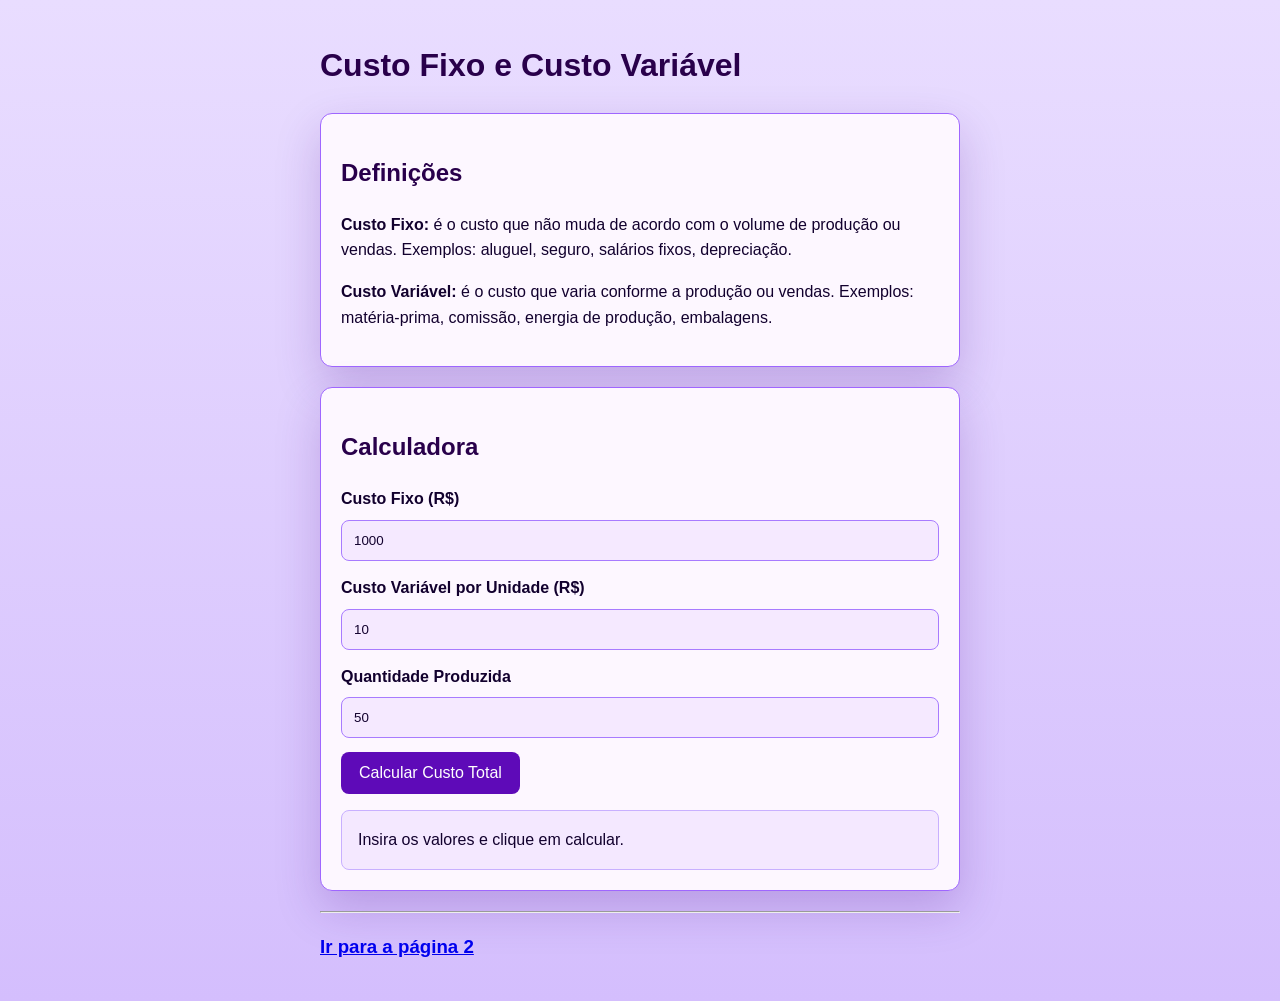
<file: index.html>
<!DOCTYPE html>
<html lang="pt-BR">
<head>
  <meta charset="UTF-8">
  <meta name="viewport" content="width=device-width, initial-scale=1.0">
  <title>Custo Fixo e Custo Variável</title>
  <style>
    body {
      font-family: Arial, sans-serif;
      max-width: 640px;
      margin: 40px auto;
      padding: 0 16px;
      line-height: 1.6;
      color: #12002e;
      background: linear-gradient(180deg, #e9ddff 0%, #d4befd 100%);
    }
    h1, h2 {
      color: #29004b;
    }
    .card {
      background: #fdf7ff;
      border: 1px solid #9f66ff;
      border-radius: 12px;
      padding: 20px;
      margin-bottom: 20px;
      box-shadow: 0 18px 45px rgba(79, 18, 143, 0.22);
    }
    label {
      display: block;
      margin-bottom: 8px;
      font-weight: 700;
      color: #12002e;
    }
    input[type="number"] {
      width: 100%;
      padding: 12px;
      border: 1px solid #a87bff;
      border-radius: 8px;
      margin-bottom: 14px;
      box-sizing: border-box;
      color: #12002e;
      background: #f5e9ff;
    }
    input[type="number"]:focus {
      outline: none;
      border-color: #5e0ab8;
      box-shadow: 0 0 0 4px rgba(94, 10, 184, 0.2);
    }
    button {
      padding: 12px 18px;
      font-size: 16px;
      border: none;
      border-radius: 8px;
      background: #5e0ab8;
      color: #fff;
      cursor: pointer;
      transition: background 0.2s ease, transform 0.2s ease;
    }
    button:hover {
      background: #3f006c;
      transform: translateY(-1px);
    }
    .result {
      margin-top: 16px;
      padding: 16px;
      background: #f4e8ff;
      border: 1px solid #c8b0ff;
      border-radius: 8px;
      color: #12002e;
    }
  </style>
</head>
<body>
  <h1>Custo Fixo e Custo Variável</h1>
  <div class="card">
    <h2>Definições</h2>
    <p><strong>Custo Fixo:</strong> é o custo que não muda de acordo com o volume de produção ou vendas. Exemplos: aluguel, seguro, salários fixos, depreciação.</p>
    <p><strong>Custo Variável:</strong> é o custo que varia conforme a produção ou vendas. Exemplos: matéria-prima, comissão, energia de produção, embalagens.</p>
  </div>
  <div class="card">
    <h2>Calculadora</h2>
    <label for="fixedCost">Custo Fixo (R$)</label>
    <input id="fixedCost" type="number" step="0.01" min="0" value="1000">

    <label for="variableCostPerUnit">Custo Variável por Unidade (R$)</label>
    <input id="variableCostPerUnit" type="number" step="0.01" min="0" value="10">

    <label for="quantity">Quantidade Produzida</label>
    <input id="quantity" type="number" step="1" min="0" value="50">

    <button id="calculateBtn">Calcular Custo Total</button>

    <div id="result" class="result">
      Insira os valores e clique em calcular.
    </div>
  </div>

  <script>
    const fixedCostInput = document.getElementById('fixedCost');
    const variableCostInput = document.getElementById('variableCostPerUnit');
    const quantityInput = document.getElementById('quantity');
    const calculateBtn = document.getElementById('calculateBtn');
    const resultDiv = document.getElementById('result');

    calculateBtn.addEventListener('click', () => {
      const fixedCost = parseFloat(fixedCostInput.value) || 0;
      const variableCostPerUnit = parseFloat(variableCostInput.value) || 0;
      const quantity = parseInt(quantityInput.value, 10) || 0;

      const variableCostTotal = variableCostPerUnit * quantity;
      const totalCost = fixedCost + variableCostTotal;

      resultDiv.innerHTML = `
        <p><strong>Custo Fixo:</strong> R$ ${fixedCost.toFixed(2)}</p>
        <p><strong>Custo Variável Total:</strong> R$ ${variableCostTotal.toFixed(2)}</p>
        <p><strong>Custo Total:</strong> R$ ${totalCost.toFixed(2)}</p>
      `;
    });
  </script>
  <hr>
  <a href="index01.html"><h3>Ir para a página 2</h3></a>
</body>
</html>
</file>
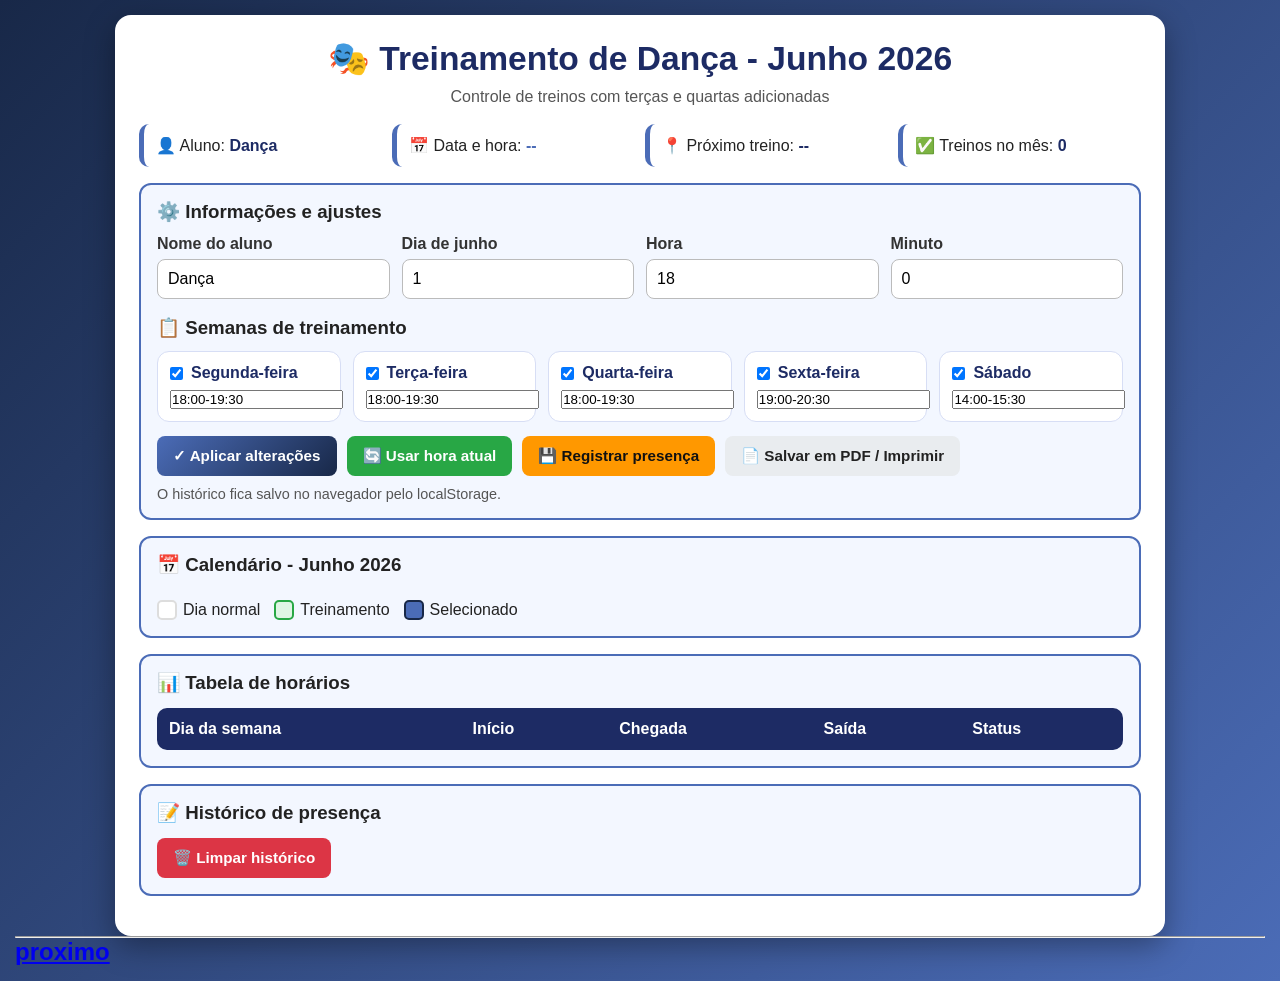
<file: index.05.html>
<!DOCTYPE html>
<html lang="pt-BR">
<head>
<meta charset="UTF-8" />
<meta name="viewport" content="width=device-width, initial-scale=1.0" />
<title>Treinamento de Dança - Junho 2026</title>
<style>
*{margin:0;padding:0;box-sizing:border-box}
body{font-family:'Segoe UI',Arial,sans-serif;background:linear-gradient(135deg,#182848,#4b6cb7);padding:15px;min-height:100vh;color:#222}
.container{max-width:1050px;margin:auto;background:#fff;border-radius:16px;box-shadow:0 10px 30px rgba(0,0,0,.35);padding:24px}
h1{text-align:center;color:#1d2b64;margin-bottom:10px;font-size:2.1rem}.sub{text-align:center;color:#555;margin-bottom:18px}.card{background:#f3f7ff;border:2px solid #4b6cb7;border-radius:12px;padding:16px;margin:16px 0}.info-grid{display:grid;grid-template-columns:repeat(auto-fit,minmax(220px,1fr));gap:10px}.info{background:white;border-radius:10px;padding:12px;border-left:5px solid #4b6cb7}.info b{color:#1d2b64}.datetime{font-weight:bold;color:#4b6cb7}.input-group,.week-grid{display:grid;grid-template-columns:repeat(auto-fit,minmax(160px,1fr));gap:12px;margin-top:12px}.input-field{display:flex;flex-direction:column;gap:6px}.input-field label{font-weight:700;color:#333}.input-field input,.input-field textarea{padding:10px;border:1px solid #bbb;border-radius:8px;font-size:1rem}.input-field input:focus,.input-field textarea:focus{outline:none;border-color:#4b6cb7;box-shadow:0 0 0 3px rgba(75,108,183,.15)}.check-card{background:white;border:1px solid #d7def5;border-radius:12px;padding:12px}.check-card label{display:flex;gap:8px;align-items:center;font-weight:700;color:#1d2b64;margin-bottom:8px}.buttons{display:flex;gap:10px;flex-wrap:wrap;margin-top:14px}button{border:0;border-radius:8px;padding:11px 16px;font-weight:800;cursor:pointer;font-size:.95rem}.primary{background:linear-gradient(135deg,#4b6cb7,#182848);color:white}.green{background:#28a745;color:white}.orange{background:#ff9800;color:#111}.red{background:#dc3545;color:white}.gray{background:#e9ecef;color:#222}button:hover{filter:brightness(.95);transform:translateY(-1px)}.calendar{display:grid;grid-template-columns:repeat(7,1fr);gap:7px;margin-top:12px}.dow{text-align:center;font-weight:800;background:#eaf0ff;color:#1d2b64;border-radius:8px;padding:9px}.day{min-height:70px;border:2px solid #ddd;border-radius:10px;background:white;padding:7px;cursor:pointer;position:relative}.day:hover{border-color:#4b6cb7}.day .num{font-weight:900}.day.treino{background:#dff5e4;border-color:#28a745}.day.selected{background:linear-gradient(135deg,#4b6cb7,#182848);color:white;border-color:#182848}.tag{font-size:.72rem;display:block;margin-top:5px}.empty{visibility:hidden}table{width:100%;border-collapse:collapse;margin-top:14px;overflow:hidden;border-radius:10px}th{background:#1d2b64;color:white;padding:12px;text-align:left}td{border:1px solid #ddd;padding:10px}tr:nth-child(even){background:#f8f9ff}.status{padding:6px 9px;border-radius:7px;font-weight:800;display:inline-block}.active{background:#d4edda;color:#155724}.waiting{background:#fff3cd;color:#856404}.inactive{background:#f8d7da;color:#721c24}.done{background:#e2e3e5;color:#333}.history-item{background:#fff;border-left:5px solid #4b6cb7;border-radius:8px;padding:10px;margin:8px 0;box-shadow:0 2px 8px rgba(0,0,0,.08)}.small{font-size:.9rem;color:#555}.legend{display:flex;gap:14px;flex-wrap:wrap;margin-top:12px}.legend span{display:flex;gap:6px;align-items:center}.box{width:20px;height:20px;border:2px solid #ddd;border-radius:5px;background:white}.box.train{background:#dff5e4;border-color:#28a745}.box.sel{background:#4b6cb7;border-color:#182848}.print-only{display:none}@media(max-width:650px){body{padding:8px}.container{padding:14px}h1{font-size:1.55rem}.calendar{gap:4px}.day{min-height:58px;padding:5px}.tag{display:none}table{font-size:.85rem}th,td{padding:7px}.buttons button{width:100%}}@media print{body{background:white;padding:0}.container{box-shadow:none;border-radius:0}.buttons,.card.no-print{display:none}.print-only{display:block}table{font-size:12px}}
</style>
</head>
<body>
<div class="container">
<h1>🎭 Treinamento de Dança - Junho 2026</h1>
<p class="sub">Controle de treinos com terças e quartas adicionadas</p>

<div class="info-grid">
 <div class="info">👤 Aluno: <b id="nomeAluno">Dança</b></div>
 <div class="info">📅 Data e hora: <span class="datetime" id="dataHora">--</span></div>
 <div class="info">📍 Próximo treino: <b id="proximoTreinamento">--</b></div>
 <div class="info">✅ Treinos no mês: <b id="totalTreinos">0</b></div>
</div>

<div class="card no-print">
<h3>⚙️ Informações e ajustes</h3>
<div class="input-group">
 <div class="input-field"><label>Nome do aluno</label><input id="nomeInput" value="Dança"></div>
 <div class="input-field"><label>Dia de junho</label><input type="number" id="diaInput" min="1" max="30" value="1"></div>
 <div class="input-field"><label>Hora</label><input type="number" id="horaInput" min="0" max="23" value="18"></div>
 <div class="input-field"><label>Minuto</label><input type="number" id="minutoInput" min="0" max="59" value="0"></div>
</div>

<h3 style="margin-top:18px">📋 Semanas de treinamento</h3>
<div class="week-grid">
 <div class="check-card"><label><input type="checkbox" id="seg" checked onchange="atualizarSemanas()"> Segunda-feira</label><input id="segHora" value="18:00-19:30"></div>
 <div class="check-card"><label><input type="checkbox" id="ter" checked onchange="atualizarSemanas()"> Terça-feira</label><input id="terHora" value="18:00-19:30"></div>
 <div class="check-card"><label><input type="checkbox" id="qua" checked onchange="atualizarSemanas()"> Quarta-feira</label><input id="quaHora" value="18:00-19:30"></div>
 <div class="check-card"><label><input type="checkbox" id="sex" checked onchange="atualizarSemanas()"> Sexta-feira</label><input id="sexHora" value="19:00-20:30"></div>
 <div class="check-card"><label><input type="checkbox" id="sab" checked onchange="atualizarSemanas()"> Sábado</label><input id="sabHora" value="14:00-15:30"></div>
</div>
<div class="buttons">
 <button class="primary" onclick="aplicarTodosOsDados()">✓ Aplicar alterações</button>
 <button class="green" onclick="resetarParaAgora()">🔄 Usar hora atual</button>
 <button class="orange" onclick="registrarPresenca()">💾 Registrar presença</button>
 <button class="gray" onclick="window.print()">📄 Salvar em PDF / Imprimir</button>
</div>
<p class="small" style="margin-top:10px">O histórico fica salvo no navegador pelo localStorage.</p>
</div>

<div class="card">
<h3>📅 Calendário - Junho 2026</h3>
<div class="calendar" id="calendario"></div>
<div class="legend"><span><i class="box"></i>Dia normal</span><span><i class="box train"></i>Treinamento</span><span><i class="box sel"></i>Selecionado</span></div>
</div>

<div class="card">
<h3>📊 Tabela de horários</h3>
<table>
<thead><tr><th>Dia da semana</th><th>Início</th><th>Chegada</th><th>Saída</th><th>Status</th></tr></thead>
<tbody id="tbodyTreinos"></tbody>
</table>
</div>

<div class="card">
<h3>📝 Histórico de presença</h3>
<div class="buttons no-print"><button class="red" onclick="limparHistorico()">🗑️ Limpar histórico</button></div>
<div id="historico"></div>
</div>
</div>

<script>
const MES = 5; // junho no JavaScript: janeiro=0
const ANO = 2026;
let dataCustomizada = null;
let treinamentos = [
 { dia:1,nome:'segunda-feira',inicio:18*60,chegada:17*60+45,saida:19*60+30 },
 { dia:2,nome:'terça-feira',inicio:18*60,chegada:17*60+45,saida:19*60+30 },
 { dia:3,nome:'quarta-feira',inicio:18*60,chegada:17*60+45,saida:19*60+30 },
 { dia:5,nome:'sexta-feira',inicio:19*60,chegada:18*60+45,saida:20*60+30 },
 { dia:6,nome:'sábado',inicio:14*60,chegada:13*60+45,saida:15*60+30 }
];
const nomesDia = ['domingo','segunda-feira','terça-feira','quarta-feira','quinta-feira','sexta-feira','sábado'];
function pad(n){return String(n).padStart(2,'0')}
function minParaHora(m){return `${pad(Math.floor(m/60))}:${pad(m%60)}`}
function parseHorario(str){
 const partes = str.split('-').map(s=>s.trim());
 if(partes.length!==2) return {inicio:18*60,chegada:17*60+45,saida:19*60+30};
 const [hi,mi]=partes[0].split(':').map(Number); const [hf,mf]=partes[1].split(':').map(Number);
 const inicio=(hi||0)*60+(mi||0), saida=(hf||0)*60+(mf||0);
 return {inicio, chegada: Math.max(0,inicio-15), saida};
}
function atualizarSemanas(){
 const defs=[
  ['seg','segHora',1,'segunda-feira'],['ter','terHora',2,'terça-feira'],['qua','quaHora',3,'quarta-feira'],['sex','sexHora',5,'sexta-feira'],['sab','sabHora',6,'sábado']
 ];
 treinamentos=[];
 defs.forEach(([cb,inp,dia,nome])=>{
  if(document.getElementById(cb).checked){
   const h=parseHorario(document.getElementById(inp).value);
   treinamentos.push({dia,nome,...h});
  }
 });
 gerarCalendario(); atualizarTabela(); atualizarRelogio();
}
function gerarCalendario(){
 const cal=document.getElementById('calendario'); cal.innerHTML='';
 ['Dom','Seg','Ter','Qua','Qui','Sex','Sáb'].forEach(d=>{const e=document.createElement('div');e.className='dow';e.textContent=d;cal.appendChild(e)});
 const primeiro=new Date(ANO,MES,1).getDay();
 for(let i=0;i<primeiro;i++){const e=document.createElement('div');e.className='day empty';cal.appendChild(e)}
 let total=0;
 for(let dia=1;dia<=30;dia++){
  const data=new Date(ANO,MES,dia); const ds=data.getDay(); const treino=treinamentos.find(t=>t.dia===ds);
  if(treino) total++;
  const e=document.createElement('div'); e.className='day'+(treino?' treino':'');
  if(Number(document.getElementById('diaInput').value)===dia) e.classList.add('selected');
  e.innerHTML=`<span class="num">${dia}</span>${treino?`<span class="tag">${treino.nome}<br>${minParaHora(treino.inicio)}</span>`:''}`;
  e.onclick=()=>{document.getElementById('diaInput').value=dia; gerarCalendario(); atualizarRelogio();};
  cal.appendChild(e);
 }
 document.getElementById('totalTreinos').textContent=total;
}
function atualizarTabela(){
 const tbody=document.getElementById('tbodyTreinos'); tbody.innerHTML='';
 treinamentos.sort((a,b)=>a.dia-b.dia).forEach(t=>{
  const tr=document.createElement('tr');
  tr.innerHTML=`<td>${t.nome}</td><td>${minParaHora(t.inicio)}</td><td>${minParaHora(t.chegada)}</td><td>${minParaHora(t.saida)}</td><td><span id="status-${t.dia}" class="status inactive">Inativo</span></td>`;
  tbody.appendChild(tr);
 });
}
function aplicarTodosOsDados(){
 const nome=document.getElementById('nomeInput').value.trim()||'Dança';
 document.getElementById('nomeAluno').textContent=nome;
 const dia=Number(document.getElementById('diaInput').value), h=Number(document.getElementById('horaInput').value), m=Number(document.getElementById('minutoInput').value);
 if(dia<1||dia>30||h<0||h>23||m<0||m>59){alert('Verifique dia, hora e minuto.');return}
 dataCustomizada=new Date(ANO,MES,dia,h,m,0);
 atualizarSemanas();
}
function resetarParaAgora(){
 dataCustomizada=null; const a=new Date();
 document.getElementById('diaInput').value=a.getMonth()===MES&&a.getFullYear()===ANO?a.getDate():1;
 document.getElementById('horaInput').value=a.getHours(); document.getElementById('minutoInput').value=a.getMinutes();
 gerarCalendario(); atualizarRelogio();
}
function atualizarRelogio(){
 const agora=dataCustomizada||new Date();
 document.getElementById('dataHora').textContent=`${pad(agora.getDate())}/${pad(agora.getMonth()+1)}/${agora.getFullYear()} ${pad(agora.getHours())}:${pad(agora.getMinutes())}:${pad(agora.getSeconds())}`;
 const ds=agora.getDay(), min=agora.getHours()*60+agora.getMinutes(); let prox=null, melhor=999999;
 treinamentos.forEach(t=>{
  const el=document.getElementById(`status-${t.dia}`); if(!el)return;
  if(ds===t.dia){
   if(min>=t.chegada&&min<=t.saida){el.textContent='✓ EM TREINO';el.className='status active'}
   else if(min<t.chegada){el.textContent='⏳ Aguardando';el.className='status waiting'}
   else{el.textContent='Finalizado';el.className='status done'}
  }else{el.textContent='Inativo';el.className='status inactive'}
  let diasAte=(t.dia-ds+7)%7; let tempo=diasAte*1440-min+t.chegada; if(tempo<=0) tempo+=10080;
  if(tempo<melhor){melhor=tempo;prox=`${t.nome} em ${Math.floor(tempo/1440)}d ${Math.floor((tempo%1440)/60)}h ${tempo%60}m`}
 });
 document.getElementById('proximoTreinamento').textContent=prox||'Nenhum treinamento disponível';
}
function registrarPresenca(){
 const nome=document.getElementById('nomeInput').value.trim()||'Dança'; const agora=dataCustomizada||new Date(); const ds=agora.getDay();
 const treino=treinamentos.find(t=>t.dia===ds); const min=agora.getHours()*60+agora.getMinutes();
 let status='Sem treino cadastrado neste dia'; let atraso=0;
 if(treino){ atraso=Math.max(0,min-treino.chegada); status= atraso===0?'Chegou no horário':`Chegou com ${atraso} minuto(s) de atraso`; }
 const item={nome,data:`${pad(agora.getDate())}/${pad(agora.getMonth()+1)}/${agora.getFullYear()}`,hora:`${pad(agora.getHours())}:${pad(agora.getMinutes())}:${pad(agora.getSeconds())}`,diaSemana:nomesDia[ds],status,atraso};
 const hist=JSON.parse(localStorage.getItem('histTreinoJunho2026')||'[]'); hist.unshift(item); localStorage.setItem('histTreinoJunho2026',JSON.stringify(hist)); carregarHistorico(); alert('Presença registrada!');
}
function carregarHistorico(){
 const div=document.getElementById('historico'); const hist=JSON.parse(localStorage.getItem('histTreinoJunho2026')||'[]');
 div.innerHTML=hist.length?hist.map(i=>`<div class="history-item"><b>${i.nome}</b> — ${i.data} às ${i.hora}<br><span>${i.diaSemana}: ${i.status}</span></div>`).join(''):'<p class="small">Nenhum registro salvo ainda.</p>';
}
function limparHistorico(){if(confirm('Deseja apagar todo o histórico?')){localStorage.removeItem('histTreinoJunho2026');carregarHistorico();}}

document.getElementById('nomeAluno').textContent=document.getElementById('nomeInput').value;
gerarCalendario(); atualizarTabela(); carregarHistorico(); atualizarRelogio(); setInterval(atualizarRelogio,1000);
<a href="index06.html"><h2>Voltar para a página anterior</h2></a>
</script>
<hr>
<a href="index06.html"><h2>proximo</h2></a>
</body>
</html>
</file>
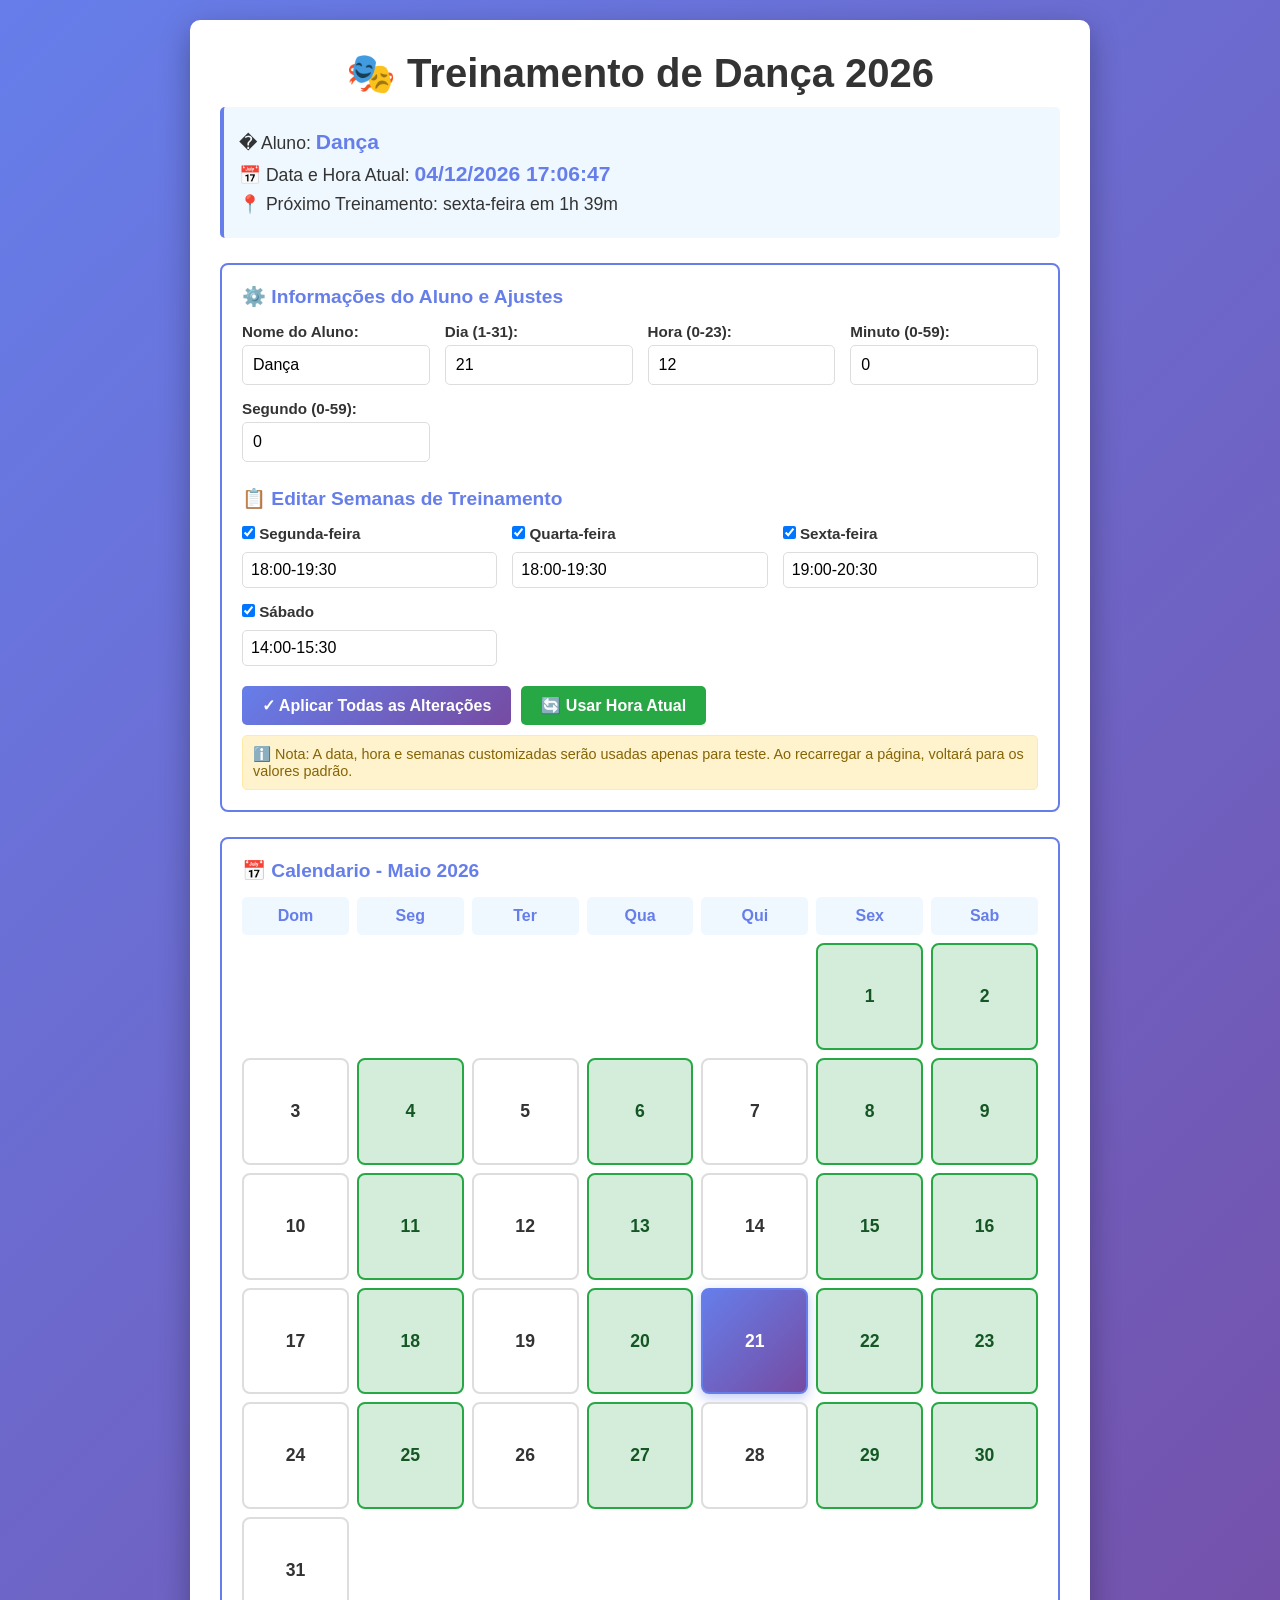
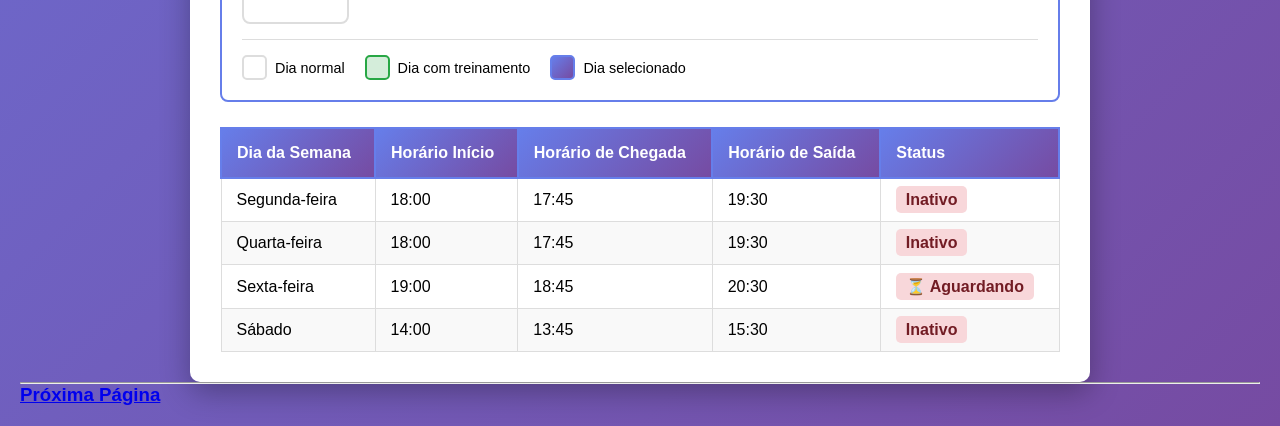
<file: index02.html>
<!DOCTYPE html>
<html lang="pt-BR">
<head>
    <meta charset="UTF-8">
    <meta name="viewport" content="width=device-width, initial-scale=1.0">
    <title>Treinamento de Dança 2026</title>
    <style>
        * {
            margin: 0;
            padding: 0;
            box-sizing: border-box;
        }
        
        body {
            font-family: 'Segoe UI', Tahoma, Geneva, Verdana, sans-serif;
            background: linear-gradient(135deg, #667eea 0%, #764ba2 100%);
            padding: 20px;
            min-height: 100vh;
        }
        
        .container {
            max-width: 900px;
            margin: 0 auto;
            background: white;
            border-radius: 10px;
            box-shadow: 0 10px 30px rgba(0, 0, 0, 0.3);
            padding: 30px;
        }
        
        h1 {
            color: #333;
            text-align: center;
            margin-bottom: 10px;
            font-size: 2.5em;
        }
        
        .info-box {
            background: #f0f8ff;
            border-left: 4px solid #667eea;
            padding: 15px;
            margin-bottom: 25px;
            border-radius: 5px;
        }
        
        .info-box p {
            margin: 8px 0;
            font-size: 1.1em;
            color: #333;
        }
        
        .datetime {
            font-weight: bold;
            color: #667eea;
            font-size: 1.2em;
        }
        
        .edit-datetime {
            background: white;
            border: 2px solid #667eea;
            border-radius: 8px;
            padding: 20px;
            margin-bottom: 25px;
        }
        
        .edit-datetime h3 {
            color: #667eea;
            margin-bottom: 15px;
            font-size: 1.2em;
        }
        
        .input-group {
            display: grid;
            grid-template-columns: repeat(auto-fit, minmax(150px, 1fr));
            gap: 15px;
            margin-bottom: 15px;
        }
        
        .input-field {
            display: flex;
            flex-direction: column;
        }
        
        .input-field label {
            font-weight: bold;
            color: #333;
            margin-bottom: 5px;
            font-size: 0.95em;
        }
        
        .input-field input {
            padding: 10px;
            border: 1px solid #ddd;
            border-radius: 5px;
            font-size: 1em;
            transition: border-color 0.3s;
        }
        
        .input-field input:focus {
            outline: none;
            border-color: #667eea;
            box-shadow: 0 0 5px rgba(102, 126, 234, 0.3);
        }
        
        .button-group {
            display: flex;
            gap: 10px;
            flex-wrap: wrap;
        }
        
        button {
            padding: 10px 20px;
            border: none;
            border-radius: 5px;
            font-weight: bold;
            cursor: pointer;
            font-size: 1em;
            transition: all 0.3s;
        }
        
        .btn-aplicar {
            background: linear-gradient(135deg, #667eea 0%, #764ba2 100%);
            color: white;
        }
        
        .btn-aplicar:hover {
            transform: translateY(-2px);
            box-shadow: 0 5px 15px rgba(102, 126, 234, 0.4);
        }
        
        .btn-agora {
            background: #28a745;
            color: white;
        }
        
        .btn-agora:hover {
            background: #218838;
            transform: translateY(-2px);
            box-shadow: 0 5px 15px rgba(40, 167, 69, 0.4);
        }
        
        .alerta {
            color: #856404;
            background-color: #fff3cd;
            border: 1px solid #ffeaa7;
            padding: 10px;
            border-radius: 5px;
            margin-top: 10px;
            font-size: 0.9em;
        }
        
        .calendario-section {
            background: white;
            border: 2px solid #667eea;
            border-radius: 8px;
            padding: 20px;
            margin-bottom: 25px;
        }
        
        .calendario-section h3 {
            color: #667eea;
            margin-bottom: 15px;
            font-size: 1.2em;
        }
        
        .calendario {
            display: grid;
            grid-template-columns: repeat(7, 1fr);
            gap: 8px;
            margin-bottom: 15px;
        }
        
        .dia-semana {
            text-align: center;
            font-weight: bold;
            color: #667eea;
            padding: 10px;
            background: #f0f8ff;
            border-radius: 5px;
        }
        
        .dia {
            aspect-ratio: 1;
            display: flex;
            align-items: center;
            justify-content: center;
            border: 2px solid #ddd;
            border-radius: 8px;
            cursor: pointer;
            font-weight: bold;
            transition: all 0.3s;
            background: white;
            color: #333;
            font-size: 1.1em;
        }
        
        .dia:hover {
            border-color: #667eea;
            background: #f0f8ff;
            transform: scale(1.05);
        }
        
        .dia.selecionado {
            background: linear-gradient(135deg, #667eea 0%, #764ba2 100%);
            color: white;
            border-color: #667eea;
            box-shadow: 0 4px 12px rgba(102, 126, 234, 0.4);
        }
        
        .dia.treino {
            border-color: #28a745;
            background: #d4edda;
            color: #155724;
        }
        
        .dia.treino.selecionado {
            background: linear-gradient(135deg, #28a745 0%, #1e7e34 100%);
            color: white;
            border-color: #28a745;
        }
        
        .legenda-calendario {
            display: flex;
            flex-wrap: wrap;
            gap: 20px;
            margin-top: 15px;
            padding-top: 15px;
            border-top: 1px solid #ddd;
            font-size: 0.9em;
        }
        
        .legenda-item {
            display: flex;
            align-items: center;
            gap: 8px;
        }
        
        .legenda-box {
            width: 25px;
            height: 25px;
            border-radius: 5px;
            border: 2px solid;
        }
        
        table {
            width: 100%;
            border-collapse: collapse;
            margin-top: 20px;
        }
        
        th {
            background: linear-gradient(135deg, #667eea 0%, #764ba2 100%);
            color: white;
            padding: 15px;
            text-align: left;
            font-weight: bold;
            border: 2px solid #667eea;
        }
        
        td {
            border: 1px solid #ddd;
            padding: 12px 15px;
            font-size: 1em;
        }
        
        tr:hover {
            background-color: #f5f5f5;
            transition: background-color 0.3s ease;
        }
        
        tr:nth-child(even) {
            background-color: #f9f9f9;
        }
        
        .status-active {
            background-color: #d4edda;
            color: #155724;
            padding: 5px 10px;
            border-radius: 5px;
            font-weight: bold;
        }
        
        .status-inactive {
            background-color: #f8d7da;
            color: #721c24;
            padding: 5px 10px;
            border-radius: 5px;
            font-weight: bold;
        }
    </style>
</head>
<body>
    <div class="container">
        <h1>🎭 Treinamento de Dança 2026</h1>
        
        <div class="info-box">
            <p>� Aluno: <span class="datetime" id="nomeAluno">Digite seu nome</span></p>
            <p>📅 Data e Hora Atual: <span class="datetime" id="dataHora">--:--:--</span></p>
            <p>📍 Próximo Treinamento: <span id="proximoTreinamento">--</span></p>
        </div>

        <div class="edit-datetime">
            <h3>⚙️ Informações do Aluno e Ajustes</h3>
            <div class="input-group">
                <div class="input-field">
                    <label for="nomeInput">Nome do Aluno:</label>
                    <input type="text" id="nomeInput" placeholder="Digite seu nome" value="Dança">
                </div>
                <div class="input-field">
                    <label for="diaInput">Dia (1-31):</label>
                    <input type="number" id="diaInput" min="1" max="31" value="21">
                </div>
                <div class="input-field">
                    <label for="horaInput">Hora (0-23):</label>
                    <input type="number" id="horaInput" min="0" max="23" value="12">
                </div>
                <div class="input-field">
                    <label for="minutoInput">Minuto (0-59):</label>
                    <input type="number" id="minutoInput" min="0" max="59" value="0">
                </div>
                <div class="input-field">
                    <label for="segundoInput">Segundo (0-59):</label>
                    <input type="number" id="segundoInput" min="0" max="59" value="0">
                </div>
            </div>
            
            <h3 style="margin-top: 25px; color: #667eea;">📋 Editar Semanas de Treinamento</h3>
            <div style="display: grid; grid-template-columns: repeat(auto-fit, minmax(200px, 1fr)); gap: 15px; margin-top: 15px;">
                <div class="input-field">
                    <label>
                        <input type="checkbox" id="seg" checked onchange="atualizarSemanas()"> Segunda-feira
                    </label>
                    <input type="text" id="segHora" placeholder="Horário" value="18:00-19:30" style="margin-top: 5px; padding: 8px; border: 1px solid #ddd; border-radius: 5px;">
                </div>
                <div class="input-field">
                    <label>
                        <input type="checkbox" id="qua" checked onchange="atualizarSemanas()"> Quarta-feira
                    </label>
                    <input type="text" id="quaHora" placeholder="Horário" value="18:00-19:30" style="margin-top: 5px; padding: 8px; border: 1px solid #ddd; border-radius: 5px;">
                </div>
                <div class="input-field">
                    <label>
                        <input type="checkbox" id="sex" checked onchange="atualizarSemanas()"> Sexta-feira
                    </label>
                    <input type="text" id="sexHora" placeholder="Horário" value="19:00-20:30" style="margin-top: 5px; padding: 8px; border: 1px solid #ddd; border-radius: 5px;">
                </div>
                <div class="input-field">
                    <label>
                        <input type="checkbox" id="sab" checked onchange="atualizarSemanas()"> Sábado
                    </label>
                    <input type="text" id="sabHora" placeholder="Horário" value="14:00-15:30" style="margin-top: 5px; padding: 8px; border: 1px solid #ddd; border-radius: 5px;">
                </div>
            </div>
            
            <div class="button-group" style="margin-top: 20px;">
                <button class="btn-aplicar" onclick="aplicarTodosOsDados()">✓ Aplicar Todas as Alterações</button>
                <button class="btn-agora" onclick="resetarParaAgora()">🔄 Usar Hora Atual</button>
            </div>
            <div class="alerta">
                ℹ️ Nota: A data, hora e semanas customizadas serão usadas apenas para teste. Ao recarregar a página, voltará para os valores padrão.
            </div>
        </div>

        <div class="calendario-section">
            <h3>📅 Calendario - Maio 2026</h3>
            <div class="calendario" id="calendarioMaio">
                <!-- Será preenchido por JavaScript -->
            </div>
            <div class="legenda-calendario">
                <div class="legenda-item">
                    <div class="legenda-box" style="background: white; border-color: #ddd;"></div>
                    <span>Dia normal</span>
                </div>
                <div class="legenda-item">
                    <div class="legenda-box" style="background: #d4edda; border-color: #28a745;"></div>
                    <span>Dia com treinamento</span>
                </div>
                <div class="legenda-item">
                    <div class="legenda-box" style="background: linear-gradient(135deg, #667eea 0%, #764ba2 100%); border-color: #667eea;"></div>
                    <span>Dia selecionado</span>
                </div>
            </div>
        </div>

        <table>
            <thead>
                <tr>
                    <th>Dia da Semana</th>
                    <th>Horário Início</th>
                    <th>Horário de Chegada</th>
                    <th>Horário de Saída</th>
                    <th>Status</th>
                </tr>
            </thead>
            <tbody>
            </tbody>
        </table>
    </div>

    <script>
        // Mapeamento de dias
        const diasSemana = ['domingo', 'segunda-feira', 'terça-feira', 'quarta-feira', 'quinta-feira', 'sexta-feira', 'sábado'];
        
        // Variável para armazenar data/hora customizada
        let dataCustomizada = null;
        
        // Horários de treinamento padrão (minutos a partir de 00:00)
        let treinamentos = [
            { dia: 1, nome: 'segunda-feira', inicio: 18 * 60, chegada: 17 * 60 + 45, saida: 19 * 60 + 30 },
            { dia: 3, nome: 'quarta-feira', inicio: 18 * 60, chegada: 17 * 60 + 45, saida: 19 * 60 + 30 },
            { dia: 5, nome: 'sexta-feira', inicio: 19 * 60, chegada: 18 * 60 + 45, saida: 20 * 60 + 30 },
            { dia: 6, nome: 'sábado', inicio: 14 * 60, chegada: 13 * 60 + 45, saida: 15 * 60 + 30 }
        ];

        function gerarCalendario() {
            const calendarioDiv = document.getElementById('calendarioMaio');
            calendarioDiv.innerHTML = '';
            
            // Adicionar header com dias da semana
            const diasHeader = ['Dom', 'Seg', 'Ter', 'Qua', 'Qui', 'Sex', 'Sab'];
            diasHeader.forEach(dia => {
                const headerDiv = document.createElement('div');
                headerDiv.className = 'dia-semana';
                headerDiv.textContent = dia;
                calendarioDiv.appendChild(headerDiv);
            });
            
            // Primeiro dia de maio 2026 é sexta-feira (dia 5 da semana, índice 5)
            const primeiroMaio = new Date(2026, 4, 1);
            const ultimoDiaMaio = new Date(2026, 4, 31);
            const diasVazios = primeiroMaio.getDay();
            
            // Dias vazios antes do primeiro dia do mês
            for (let i = 0; i < diasVazios; i++) {
                const diaDiv = document.createElement('div');
                diaDiv.className = 'dia';
                diaDiv.style.visibility = 'hidden';
                calendarioDiv.appendChild(diaDiv);
            }
            
            // Dias do mês
            for (let dia = 1; dia <= 31; dia++) {
                const diaDiv = document.createElement('div');
                const dataAtual = new Date(2026, 4, dia);
                const diaSemana = dataAtual.getDay();
                
                // Verificar se é um dia com treinamento
                const temTreinamento = treinamentos.some(t => t.dia === diaSemana);
                
                diaDiv.className = 'dia';
                if (temTreinamento) {
                    diaDiv.classList.add('treino');
                }
                
                diaDiv.textContent = dia;
                diaDiv.onclick = () => selecionarDiaCalendario(dia, diaDiv);
                
                // Destacar dia selecionado
                const diaAtualInput = parseInt(document.getElementById('diaInput').value);
                if (dia === diaAtualInput) {
                    diaDiv.classList.add('selecionado');
                }
                
                calendarioDiv.appendChild(diaDiv);
            }
        }

        function selecionarDiaCalendario(dia, element) {
            // Remove seleção anterior
            document.querySelectorAll('.dia.selecionado').forEach(el => {
                el.classList.remove('selecionado');
            });
            
            // Adiciona seleção ao novo dia
            element.classList.add('selecionado');
            
            // Atualiza o input
            document.getElementById('diaInput').value = dia;
            
            // Atualiza a visualização
            atualizarRelogio();
        }

        function parseHorario(horarioStr) {
            const [inicio, fim] = horarioStr.split('-').map(h => h.trim());
            const [horaInicio, minInicio] = inicio.split(':').map(Number);
            const [horaFim, minFim] = fim.split(':').map(Number);
            
            const inicioMinutos = horaInicio * 60 + minInicio;
            const fimMinutos = horaFim * 60 + minFim;
            const chegada = inicioMinutos - 15; // 15 minutos antes
            
            return { inicio: inicioMinutos, chegada, saida: fimMinutos };
        }

        function atualizarSemanas() {
            const treinamentosNovos = [];
            
            const dias = [
                { checkbox: 'seg', input: 'segHora', dia: 1, nome: 'segunda-feira' },
                { checkbox: 'qua', input: 'quaHora', dia: 3, nome: 'quarta-feira' },
                { checkbox: 'sex', input: 'sexHora', dia: 5, nome: 'sexta-feira' },
                { checkbox: 'sab', input: 'sabHora', dia: 6, nome: 'sábado' }
            ];
            
            dias.forEach(d => {
                if (document.getElementById(d.checkbox).checked) {
                    const horarioStr = document.getElementById(d.input).value;
                    const { inicio, chegada, saida } = parseHorario(horarioStr);
                    treinamentosNovos.push({
                        dia: d.dia,
                        nome: d.nome,
                        inicio,
                        chegada,
                        saida
                    });
                }
            });
            
            treinamentos = treinamentosNovos;
            gerarCalendario();
            atualizarTabela();
            atualizarRelogio();
        }

        function atualizarTabela() {
            const tbody = document.querySelector('table tbody');
            tbody.innerHTML = '';
            
            const diasSemanaInfo = [
                { dia: 1, nome: 'Segunda-feira' },
                { dia: 3, nome: 'Quarta-feira' },
                { dia: 5, nome: 'Sexta-feira' },
                { dia: 6, nome: 'Sábado' }
            ];
            
            diasSemanaInfo.forEach(d => {
                const treino = treinamentos.find(t => t.dia === d.dia);
                
                if (treino) {
                    const horaInicio = Math.floor(treino.inicio / 60);
                    const minInicio = treino.inicio % 60;
                    const horaSaida = Math.floor(treino.saida / 60);
                    const minSaida = treino.saida % 60;
                    
                    const horaChegada = Math.floor(treino.chegada / 60);
                    const minChegada = treino.chegada % 60;
                    
                    const row = document.createElement('tr');
                    row.innerHTML = `
                        <td>${d.nome}</td>
                        <td>${String(horaInicio).padStart(2, '0')}:${String(minInicio).padStart(2, '0')}</td>
                        <td>${String(horaChegada).padStart(2, '0')}:${String(minChegada).padStart(2, '0')}</td>
                        <td>${String(horaSaida).padStart(2, '0')}:${String(minSaida).padStart(2, '0')}</td>
                        <td><span class="status-inactive" id="status-${d.dia}">Inativo</span></td>
                    `;
                    tbody.appendChild(row);
                }
            });
        }

        function aplicarTodosOsDados() {
            const nome = document.getElementById('nomeInput').value.trim();
            
            if (!nome) {
                alert('❌ Por favor, digite um nome!');
                return;
            }
            
            document.getElementById('nomeAluno').textContent = nome;
            
            aplicarDataHora();
            atualizarSemanas();
            gerarCalendario();
        }

        function aplicarDataHora() {
            const dia = parseInt(document.getElementById('diaInput').value);
            const hora = parseInt(document.getElementById('horaInput').value);
            const minuto = parseInt(document.getElementById('minutoInput').value);
            const segundo = parseInt(document.getElementById('segundoInput').value);

            if (dia < 1 || dia > 31 || hora < 0 || hora > 23 || minuto < 0 || minuto > 59 || segundo < 0 || segundo > 59) {
                alert('❌ Valores inválidos! Por favor, verifique os campos.');
                return;
            }

            dataCustomizada = new Date(2026, 4, dia, hora, minuto, segundo);
            atualizarRelogio();
        }

        function resetarParaAgora() {
            dataCustomizada = null;
            const agora = new Date();
            document.getElementById('diaInput').value = agora.getDate();
            document.getElementById('horaInput').value = agora.getHours();
            document.getElementById('minutoInput').value = agora.getMinutes();
            document.getElementById('segundoInput').value = agora.getSeconds();
            gerarCalendario();
            atualizarRelogio();
        }

        function atualizarRelogio() {
            const agora = dataCustomizada || new Date();
            
            // Formatar data e hora
            const dia = String(agora.getDate()).padStart(2, '0');
            const mes = String(agora.getMonth() + 1).padStart(2, '0');
            const ano = agora.getFullYear();
            const horas = String(agora.getHours()).padStart(2, '0');
            const minutos = String(agora.getMinutes()).padStart(2, '0');
            const segundos = String(agora.getSeconds()).padStart(2, '0');
            
            const dataHoraFormatada = `${dia}/${mes}/${ano} ${horas}:${minutos}:${segundos}`;
            document.getElementById('dataHora').textContent = dataHoraFormatada;
            
            // Verificar status dos treinamentos
            const diaSemana = agora.getDay();
            const minutosAgora = agora.getHours() * 60 + agora.getMinutes();
            
            let proximoTreino = null;
            let proximoTempo = Infinity;
            
            treinamentos.forEach((treino, index) => {
                const statusElement = document.getElementById(`status-${treino.dia}`);
                if (!statusElement) return;
                
                const isToday = diaSemana === treino.dia;
                
                if (isToday) {
                    if (minutosAgora >= treino.chegada && minutosAgora <= treino.saida) {
                        // Está em aula
                        statusElement.textContent = '✓ EM AULA';
                        statusElement.className = 'status-active';
                    } else if (minutosAgora < treino.chegada) {
                        // Aula ainda não começou
                        statusElement.textContent = '⏳ Aguardando';
                        statusElement.className = 'status-inactive';
                        const tempo = treino.chegada - minutosAgora;
                        if (tempo < proximoTempo) {
                            proximoTempo = tempo;
                            proximoTreino = `${treino.nome} em ${Math.floor(tempo / 60)}h ${tempo % 60}m`;
                        }
                    } else {
                        // Aula já passou
                        statusElement.textContent = 'Finalizado';
                        statusElement.className = 'status-inactive';
                    }
                } else {
                    statusElement.textContent = 'Inativo';
                    statusElement.className = 'status-inactive';
                    
                    // Calcular próxima aula
                    const diasAte = (treino.dia - diaSemana + 7) % 7;
                    if (diasAte === 0) {
                        // Próxima semana
                        const tempo = 7 * 24 * 60 - minutosAgora + treino.chegada;
                        if (tempo > 0 && tempo < proximoTempo) {
                            proximoTempo = tempo;
                            proximoTreino = `${treino.nome} em ${Math.floor(tempo / 60 / 24)} dias`;
                        }
                    } else {
                        const tempo = diasAte * 24 * 60 - minutosAgora + treino.chegada;
                        if (tempo > 0 && tempo < proximoTempo) {
                            proximoTempo = tempo;
                            proximoTreino = `${treino.nome} em ${Math.floor(tempo / 60 / 24)} dias`;
                        }
                    }
                }
            });
            
            // Atualizar próximo treinamento
            if (proximoTreino) {
                document.getElementById('proximoTreinamento').textContent = proximoTreino;
            } else {
                document.getElementById('proximoTreinamento').textContent = 'Nenhum treinamento disponível';
            }
        }

        // Inicializar
        document.getElementById('nomeAluno').textContent = document.getElementById('nomeInput').value;
        gerarCalendario();
        atualizarTabela();
        atualizarRelogio();
        setInterval(atualizarRelogio, 1000);
    </script>
    <hr>
    <a href="index03.html"><h3>Próxima Página</h3></a>
</body>
</html>
</file>
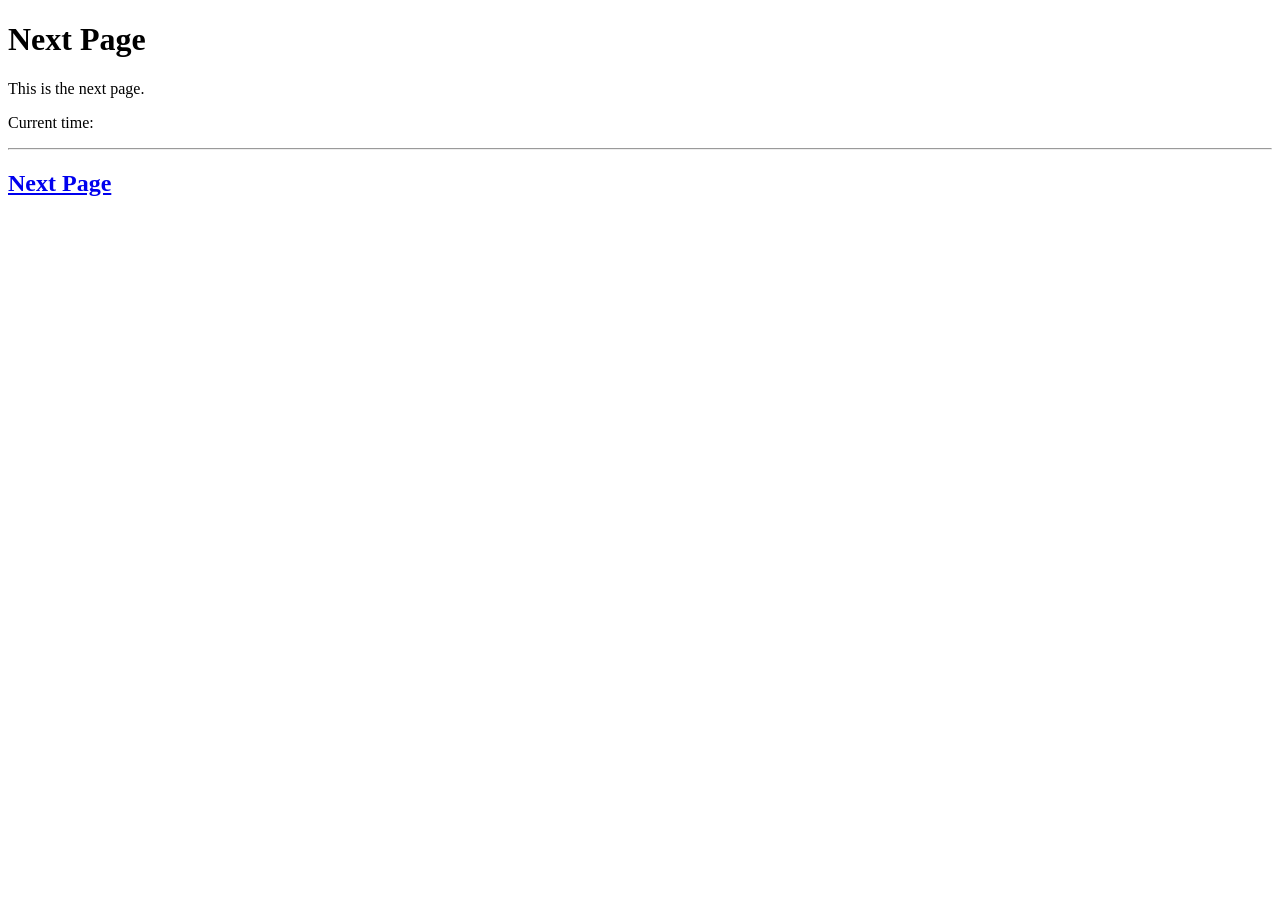
<file: index03.html>
<!DOCTYPE html>
<html lang="en">
<head>
    <meta charset="UTF-8">
    <meta name="viewport" content="width=device-width, initial-scale=1.0">
    <title>Next one.</title>
</head>
<body>
    <h1>Next Page</h1>
    <p>This is the next page.</p>
    <p>Current time: <span id="clock"></span></p>
    <hr>
    <a href="index.05.html"><h2>Next Page</h2></a>
</body>
</html>
</file>
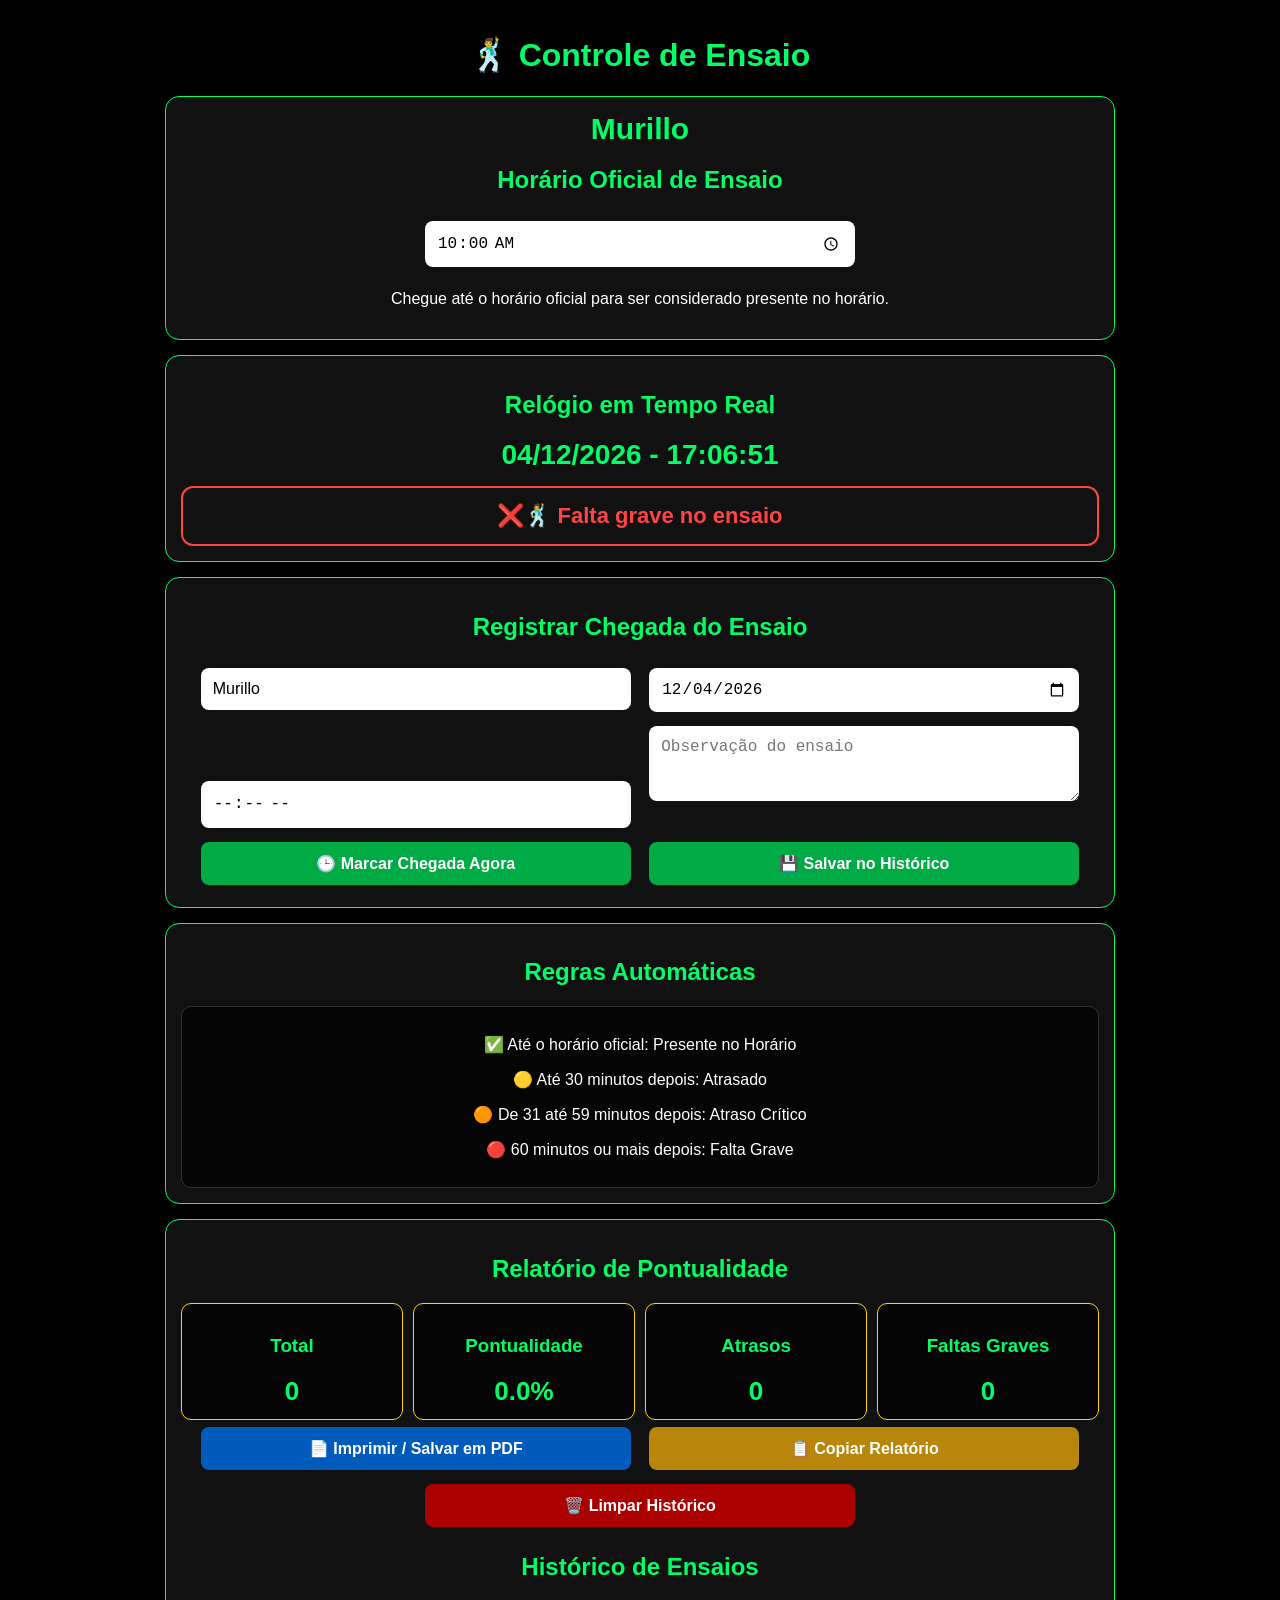
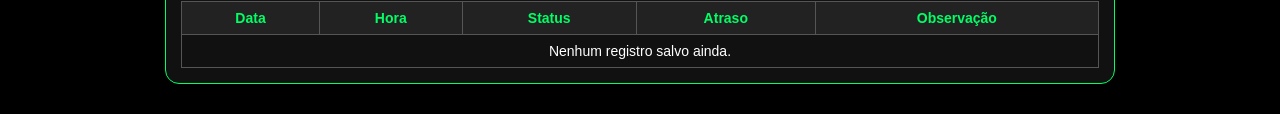
<file: index04.html>
<!DOCTYPE html>
<html lang="pt-BR">
<head>
<meta charset="UTF-8">
<meta name="viewport" content="width=device-width, initial-scale=1.0">
<title>Controle de Ensaio - Murillo</title>
<style>
*{box-sizing:border-box}
body{margin:0;padding:15px;background:#000;color:#fff;font-family:Arial,sans-serif;text-align:center}
h1,h2,h3{color:#00ff66}
.card{background:#111;border:1px solid #00ff66;border-radius:14px;padding:15px;margin:15px auto;max-width:950px}
.nome{font-size:30px;color:#00ff66;font-weight:bold}
#relogio{font-size:28px;color:#00ff66;font-weight:bold;margin:10px 0}
#alertaDanca{margin-top:15px;padding:15px;border-radius:12px;border:2px solid #00ff66;font-size:22px;font-weight:bold;animation:piscar 1s infinite}
@keyframes piscar{0%{opacity:1}50%{opacity:.55}100%{opacity:1}}
input,textarea,button{width:95%;max-width:430px;padding:12px;margin:7px;border-radius:8px;border:none;font-size:16px}
textarea{height:75px}
button{background:#00aa44;color:white;font-weight:bold;cursor:pointer}
button:hover{background:#00cc55}
.btn-blue{background:#005bbb}.btn-red{background:#aa0000}.btn-gold{background:#b8860b}
.info{background:#050505;border:1px solid #333;border-radius:10px;padding:12px;margin-top:10px}
.grid{display:grid;grid-template-columns:repeat(auto-fit,minmax(180px,1fr));gap:10px}
.indicador{background:#050505;border:1px solid gold;border-radius:10px;padding:12px}
.valor{font-size:26px;color:#00ff66;font-weight:bold}
table{width:100%;border-collapse:collapse;margin-top:12px;font-size:14px}
th,td{border:1px solid #555;padding:8px}
th{background:#222;color:#00ff66}
.ok{color:#00ff66;font-weight:bold}.atraso{color:#ffd700;font-weight:bold}.critico{color:#ff8800;font-weight:bold}.grave{color:#ff4444;font-weight:bold}
@media(max-width:600px){body{padding:10px}#relogio{font-size:22px}#alertaDanca{font-size:18px}table{font-size:12px}th,td{padding:6px}}
@media print{button,input,textarea{display:none}body{background:white;color:black}.card,.info,.indicador{background:white;color:black;border:1px solid black}h1,h2,h3,.nome,#relogio{color:black}#alertaDanca{animation:none;color:black!important;border-color:black!important}}
</style>
</head>
<body>

<h1>🕺 Controle de Ensaio</h1>

<div class="card">
  <div class="nome">Murillo</div>
  <h2>Horário Oficial de Ensaio</h2>
  <input type="time" id="horarioOficial" value="10:00" onchange="salvarHorario(); atualizarAlerta();">
  <p>Chegue até o horário oficial para ser considerado presente no horário.</p>
</div>

<div class="card">
  <h2>Relógio em Tempo Real</h2>
  <div id="relogio"></div>
  <div id="alertaDanca">🕺 Horário Oficial de Ensaio: 10:00</div>
</div>

<div class="card">
  <h2>Registrar Chegada do Ensaio</h2>
  <input type="text" value="Murillo" readonly>
  <input type="date" id="data">
  <input type="time" id="hora" readonly>
  <textarea id="obs" placeholder="Observação do ensaio"></textarea>
  <button onclick="usarHoraAtual()">🕒 Marcar Chegada Agora</button>
  <button onclick="registrar()">💾 Salvar no Histórico</button>
</div>

<div class="card">
  <h2>Regras Automáticas</h2>
  <div class="info">
    <p>✅ Até o horário oficial: Presente no Horário</p>
    <p>🟡 Até 30 minutos depois: Atrasado</p>
    <p>🟠 De 31 até 59 minutos depois: Atraso Crítico</p>
    <p>🔴 60 minutos ou mais depois: Falta Grave</p>
  </div>
</div>

<div class="card">
  <h2>Relatório de Pontualidade</h2>
  <div class="grid">
    <div class="indicador"><h3>Total</h3><div class="valor" id="totalReg">0</div></div>
    <div class="indicador"><h3>Pontualidade</h3><div class="valor" id="pontualidade">0%</div></div>
    <div class="indicador"><h3>Atrasos</h3><div class="valor" id="totalAtrasos">0</div></div>
    <div class="indicador"><h3>Faltas Graves</h3><div class="valor" id="totalGraves">0</div></div>
  </div>
  <button class="btn-blue" onclick="window.print()">📄 Imprimir / Salvar em PDF</button>
  <button class="btn-gold" onclick="exportarTexto()">📋 Copiar Relatório</button>
  <button class="btn-red" onclick="limparHistorico()">🗑️ Limpar Histórico</button>

  <h2>Histórico de Ensaios</h2>
  <table>
    <thead>
      <tr><th>Data</th><th>Hora</th><th>Status</th><th>Atraso</th><th>Observação</th></tr>
    </thead>
    <tbody id="historico"></tbody>
  </table>
</div>

<script>
const NOME = "Murillo";
const CHAVE_HISTORICO = "historico_ensaio_murillo";
const CHAVE_HORARIO = "horario_ensaio_murillo";
let registros = JSON.parse(localStorage.getItem(CHAVE_HISTORICO)) || [];

window.onload = function(){
  const horarioSalvo = localStorage.getItem(CHAVE_HORARIO);
  if(horarioSalvo){document.getElementById("horarioOficial").value = horarioSalvo;}
  document.getElementById("data").valueAsDate = new Date();
  atualizarRelogio();
  mostrarHistorico();
};

function salvarHorario(){
  localStorage.setItem(CHAVE_HORARIO, document.getElementById("horarioOficial").value);
}

function atualizarRelogio(){
  const agora = new Date();
  document.getElementById("relogio").innerHTML =
    agora.toLocaleDateString("pt-BR") + " - " + agora.toLocaleTimeString("pt-BR");
  atualizarAlerta();
}
setInterval(atualizarRelogio,1000);

function getLimiteMinutos(){
  const horario = document.getElementById("horarioOficial").value || "10:00";
  const partes = horario.split(":");
  return Number(partes[0]) * 60 + Number(partes[1]);
}

function atualizarAlerta(){
  const agora = new Date();
  const atual = agora.getHours() * 60 + agora.getMinutes();
  const limite = getLimiteMinutos();
  const horario = document.getElementById("horarioOficial").value || "10:00";
  const alerta = document.getElementById("alertaDanca");

  if(atual <= limite){
    alerta.innerHTML = "🕺✅ Presente no horário do ensaio: " + horario;
    alerta.style.color = "#00ff66"; alerta.style.borderColor = "#00ff66";
  }else if(atual <= limite + 30){
    alerta.innerHTML = "⚠️🕺 Chegada em atraso";
    alerta.style.color = "gold"; alerta.style.borderColor = "gold";
  }else if(atual < limite + 60){
    alerta.innerHTML = "🚨🕺 Atraso crítico";
    alerta.style.color = "orange"; alerta.style.borderColor = "orange";
  }else{
    alerta.innerHTML = "❌🕺 Falta grave no ensaio";
    alerta.style.color = "#ff4444"; alerta.style.borderColor = "#ff4444";
  }
}

function usarHoraAtual(){
  const agora = new Date();
  document.getElementById("hora").value =
    String(agora.getHours()).padStart(2,"0") + ":" + String(agora.getMinutes()).padStart(2,"0");
  document.getElementById("data").valueAsDate = agora;
}

function registrar(){
  const data = document.getElementById("data").value;
  const hora = document.getElementById("hora").value;
  const obs = document.getElementById("obs").value.trim();

  if(!data || !hora){alert("Clique em 'Marcar Chegada Agora' antes de salvar.");return;}

  const partes = hora.split(":");
  const totalMin = Number(partes[0]) * 60 + Number(partes[1]);
  const limite = getLimiteMinutos();
  let status = "";
  let atraso = 0;

  if(totalMin <= limite){status = "✅ Presente no Horário"; atraso = 0;}
  else if(totalMin <= limite + 30){status = "🟡 Atrasado"; atraso = totalMin - limite;}
  else if(totalMin < limite + 60){status = "🟠 Atraso Crítico"; atraso = totalMin - limite;}
  else{status = "🔴 Falta Grave"; atraso = totalMin - limite;}

  registros.push({nome:NOME,data,hora,horarioOficial:document.getElementById("horarioOficial").value,status,atraso,obs});
  localStorage.setItem(CHAVE_HISTORICO, JSON.stringify(registros));

  document.getElementById("obs").value = "";
  document.getElementById("hora").value = "";
  mostrarHistorico();
}

function mostrarHistorico(){
  const tbody = document.getElementById("historico");
  if(registros.length === 0){
    tbody.innerHTML = "<tr><td colspan='5'>Nenhum registro salvo ainda.</td></tr>";
    atualizarIndicadores();
    return;
  }

  let html = "";
  registros.forEach(r=>{
    let classe = "ok";
    if(r.status.includes("Atrasado")) classe = "atraso";
    if(r.status.includes("Crítico")) classe = "critico";
    if(r.status.includes("Falta")) classe = "grave";
    html += `<tr><td>${formatarData(r.data)}</td><td>${r.hora}</td><td class="${classe}">${r.status}</td><td>${r.atraso} min</td><td>${r.obs || "-"}</td></tr>`;
  });
  tbody.innerHTML = html;
  atualizarIndicadores();
}

function atualizarIndicadores(){
  const total = registros.length;
  const pontuais = registros.filter(r=>r.status.includes("Presente")).length;
  const atrasos = registros.filter(r=>r.status.includes("Atrasado") || r.status.includes("Crítico")).length;
  const graves = registros.filter(r=>r.status.includes("Falta")).length;
  const pct = total > 0 ? (pontuais / total) * 100 : 0;
  document.getElementById("totalReg").innerText = total;
  document.getElementById("pontualidade").innerText = pct.toFixed(1) + "%";
  document.getElementById("totalAtrasos").innerText = atrasos;
  document.getElementById("totalGraves").innerText = graves;
}

function formatarData(data){
  const p = data.split("-");
  return p[2] + "/" + p[1] + "/" + p[0];
}

function limparHistorico(){
  if(confirm("Deseja apagar todo o histórico de Murillo?")){
    localStorage.removeItem(CHAVE_HISTORICO);
    registros = [];
    mostrarHistorico();
  }
}

function exportarTexto(){
  let texto = "RELATÓRIO DE ENSAIO - MURILLO\n\n";
  texto += "Horário Oficial: " + (document.getElementById("horarioOficial").value || "10:00") + "\n\n";
  registros.forEach(r=>{
    texto += `${formatarData(r.data)} | ${r.hora} | ${r.status} | ${r.atraso} min | ${r.obs || "-"}\n`;
  });
  navigator.clipboard.writeText(texto).then(()=>alert("Relatório copiado.")).catch(()=>alert(texto));
}
</script>

</body>
</html>
</file>
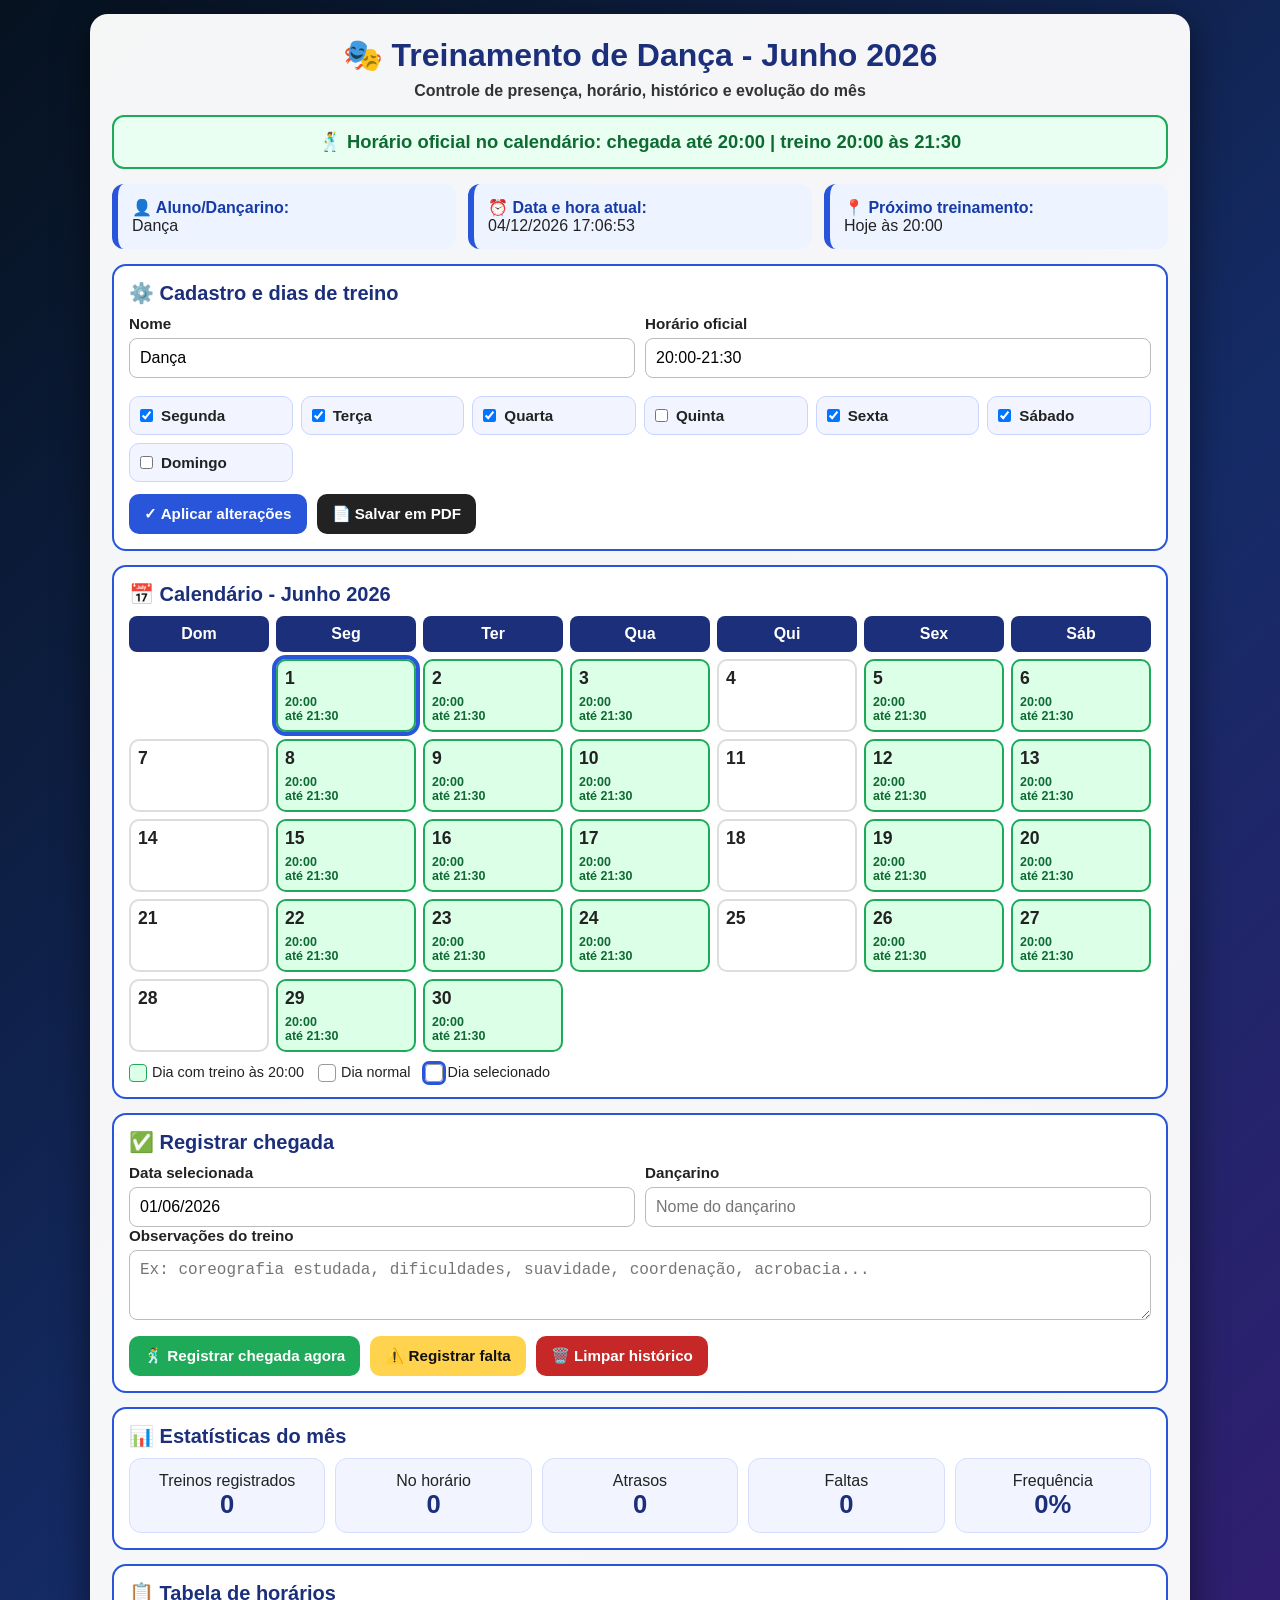
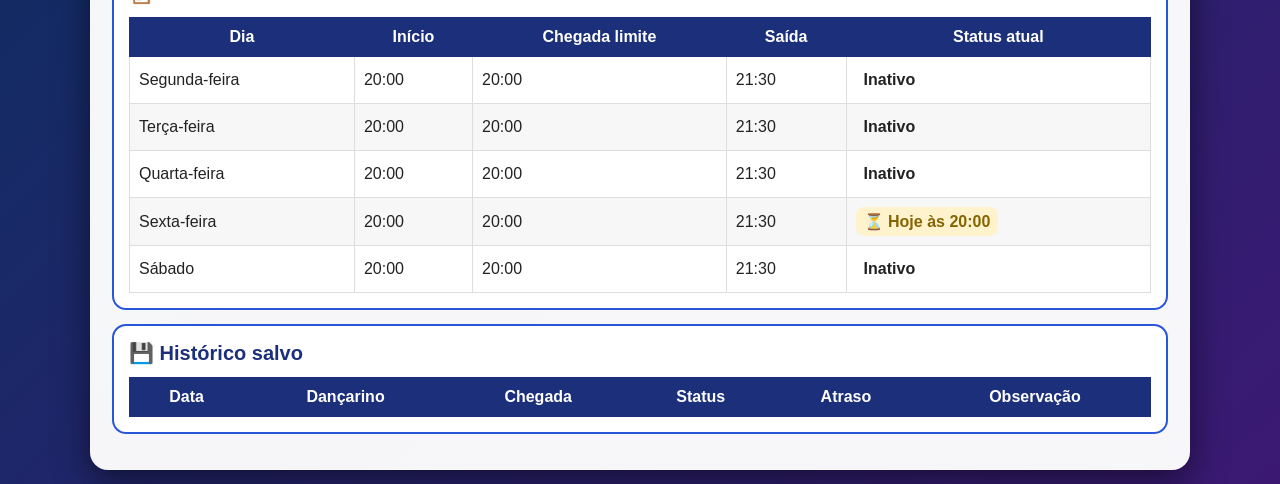
<file: index06.html>
<!DOCTYPE html>
<html lang="pt-BR">
<head>
<meta charset="UTF-8">
<meta name="viewport" content="width=device-width, initial-scale=1.0">
<title>Treinamento de Dança - Junho 2026</title>
<style>
*{box-sizing:border-box;margin:0;padding:0}
body{font-family:Arial,Helvetica,sans-serif;background:linear-gradient(135deg,#06121f,#152b66,#3b1973);color:#fff;min-height:100vh;padding:14px}
.container{max-width:1100px;margin:auto;background:rgba(255,255,255,.96);color:#222;border-radius:18px;padding:22px;box-shadow:0 10px 35px #0008}
h1{text-align:center;color:#1c2f7a;margin-bottom:8px;font-size:2rem}.sub{text-align:center;font-weight:bold;color:#333;margin-bottom:15px}.topo{display:grid;grid-template-columns:repeat(auto-fit,minmax(220px,1fr));gap:12px;margin:15px 0}.card{background:#eef4ff;border-left:6px solid #2855d9;border-radius:12px;padding:14px}.card b{color:#163ba8}.oficial{background:#e9fff1;border:2px solid #1faa59;color:#0d6b32;text-align:center;font-size:1.15rem;font-weight:bold;border-radius:12px;padding:14px;margin:12px 0}.painel{background:#fff;border:2px solid #2855d9;border-radius:14px;padding:15px;margin:14px 0}h2{color:#1c2f7a;margin-bottom:10px;font-size:1.25rem}.grid{display:grid;grid-template-columns:repeat(auto-fit,minmax(160px,1fr));gap:10px}label{font-weight:bold;font-size:.95rem}input,select,textarea{width:100%;padding:10px;margin-top:5px;border:1px solid #bbb;border-radius:8px;font-size:1rem}textarea{min-height:70px;resize:vertical}.dias-check{display:grid;grid-template-columns:repeat(auto-fit,minmax(150px,1fr));gap:8px}.dias-check label{background:#f2f5ff;border:1px solid #cad5ff;border-radius:10px;padding:10px;display:flex;gap:8px;align-items:center}.dias-check input{width:auto;margin:0}.btns{display:flex;flex-wrap:wrap;gap:10px;margin-top:12px}button{border:0;border-radius:10px;padding:11px 15px;font-weight:bold;cursor:pointer;font-size:.95rem}.primary{background:#2855d9;color:white}.green{background:#1faa59;color:white}.red{background:#c62828;color:white}.dark{background:#222;color:white}.yellow{background:#ffd34d;color:#111}.calendario{display:grid;grid-template-columns:repeat(7,1fr);gap:7px}.semana{background:#1c2f7a;color:#fff;text-align:center;padding:9px;border-radius:8px;font-weight:bold}.dia{min-height:72px;border:2px solid #ddd;border-radius:10px;background:#fff;padding:7px;cursor:pointer;position:relative}.dia:hover{transform:scale(1.02)}.dia.treino{background:#dcffe7;border-color:#1faa59}.dia.selecionado{outline:4px solid #2855d9}.num{font-weight:bold;font-size:1.1rem}.hora{font-size:.78rem;margin-top:6px;color:#0d6b32;font-weight:bold}.vazio{visibility:hidden}.legenda{display:flex;gap:14px;flex-wrap:wrap;margin-top:12px;font-size:.9rem}.box{display:inline-block;width:18px;height:18px;border-radius:4px;vertical-align:middle;margin-right:5px;border:1px solid #999}table{width:100%;border-collapse:collapse;margin-top:12px;background:#fff}th{background:#1c2f7a;color:white;padding:10px;border:1px solid #1c2f7a}td{border:1px solid #ddd;padding:9px;text-align:left}tr:nth-child(even){background:#f7f7f7}.status{font-weight:bold;padding:5px 8px;border-radius:8px;display:inline-block}.ok{background:#d4edda;color:#155724}.atraso{background:#fff3cd;color:#856404}.critico{background:#f8d7da;color:#721c24}.falta{background:#111;color:#fff}.stats{display:grid;grid-template-columns:repeat(auto-fit,minmax(160px,1fr));gap:10px}.stat{background:#f2f5ff;border-radius:12px;padding:13px;text-align:center;border:1px solid #d6ddff}.stat strong{display:block;font-size:1.6rem;color:#1c2f7a}@media(max-width:650px){body{padding:8px}.container{padding:13px}h1{font-size:1.45rem}.calendario{gap:4px}.dia{min-height:58px;padding:5px}.hora{font-size:.68rem}th,td{font-size:.82rem;padding:7px}.semana{font-size:.78rem;padding:7px}}
@media print{body{background:#fff;color:#000}.container{box-shadow:none}.painel, .card, .oficial{break-inside:avoid}.btns{display:none}}
</style>
</head>
<body>
<div class="container">
<h1>🎭 Treinamento de Dança - Junho 2026</h1>
<p class="sub">Controle de presença, horário, histórico e evolução do mês</p>
<div class="oficial">🕺 Horário oficial no calendário: chegada até 20:00 | treino 20:00 às 21:30</div>

<div class="topo">
  <div class="card"><b>👤 Aluno/Dançarino:</b><br><span id="nomeTela">Dança</span></div>
  <div class="card"><b>⏰ Data e hora atual:</b><br><span id="relogio">--/--/---- --:--:--</span></div>
  <div class="card"><b>📍 Próximo treinamento:</b><br><span id="proximo">--</span></div>
</div>

<div class="painel">
<h2>⚙️ Cadastro e dias de treino</h2>
<div class="grid">
  <div><label>Nome</label><input id="nome" value="Dança"></div>
  <div><label>Horário oficial</label><input id="horario" value="20:00-21:30"></div>
</div>
<br>
<div class="dias-check">
  <label><input type="checkbox" id="seg" checked> Segunda</label>
  <label><input type="checkbox" id="ter" checked> Terça</label>
  <label><input type="checkbox" id="qua" checked> Quarta</label>
  <label><input type="checkbox" id="qui"> Quinta</label>
  <label><input type="checkbox" id="sex" checked> Sexta</label>
  <label><input type="checkbox" id="sab" checked> Sábado</label>
  <label><input type="checkbox" id="dom"> Domingo</label>
</div>
<div class="btns">
  <button class="primary" onclick="aplicarConfig()">✓ Aplicar alterações</button>
  <button class="dark" onclick="window.print()">📄 Salvar em PDF</button>
</div>
</div>

<div class="painel">
<h2>📅 Calendário - Junho 2026</h2>
<div class="calendario" id="calendario"></div>
<div class="legenda">
  <span><i class="box" style="background:#dcffe7;border-color:#1faa59"></i>Dia com treino às 20:00</span>
  <span><i class="box" style="background:#fff"></i>Dia normal</span>
  <span><i class="box" style="outline:3px solid #2855d9;background:#fff"></i>Dia selecionado</span>
</div>
</div>

<div class="painel">
<h2>✅ Registrar chegada</h2>
<div class="grid">
  <div><label>Data selecionada</label><input id="dataSelecionada" readonly></div>
  <div><label>Dançarino</label><input id="dancarino" placeholder="Nome do dançarino"></div>
</div>
<label>Observações do treino</label>
<textarea id="obs" placeholder="Ex: coreografia estudada, dificuldades, suavidade, coordenação, acrobacia..."></textarea>
<div class="btns">
  <button class="green" onclick="registrarChegada()">🕺 Registrar chegada agora</button>
  <button class="yellow" onclick="registrarFalta()">⚠️ Registrar falta</button>
  <button class="red" onclick="limparHistorico()">🗑️ Limpar histórico</button>
</div>
</div>

<div class="painel">
<h2>📊 Estatísticas do mês</h2>
<div class="stats">
  <div class="stat">Treinos registrados<strong id="sTotal">0</strong></div>
  <div class="stat">No horário<strong id="sOk">0</strong></div>
  <div class="stat">Atrasos<strong id="sAtraso">0</strong></div>
  <div class="stat">Faltas<strong id="sFalta">0</strong></div>
  <div class="stat">Frequência<strong id="sFreq">0%</strong></div>
</div>
</div>

<div class="painel">
<h2>📋 Tabela de horários</h2>
<table>
<thead><tr><th>Dia</th><th>Início</th><th>Chegada limite</th><th>Saída</th><th>Status atual</th></tr></thead>
<tbody id="tabela"></tbody>
</table>
</div>

<div class="painel">
<h2>💾 Histórico salvo</h2>
<table>
<thead><tr><th>Data</th><th>Dançarino</th><th>Chegada</th><th>Status</th><th>Atraso</th><th>Observação</th></tr></thead>
<tbody id="historico"></tbody>
</table>
</div>
</div>

<script>
const ANO=2026, MES=5; // Junho: 5 no JavaScript
let selecionada=1;
let treinos=[1,2,3,5,6];
const nomes=['Domingo','Segunda-feira','Terça-feira','Quarta-feira','Quinta-feira','Sexta-feira','Sábado'];
const ids=['dom','seg','ter','qua','qui','sex','sab'];
function pad(n){return String(n).padStart(2,'0')}
function parseHoras(){let v=document.getElementById('horario').value||'20:00-21:30';let p=v.split('-');return{inicio:p[0]||'20:00',saida:p[1]||'21:30'}}
function minHora(h){let[a,b]=h.split(':').map(Number);return a*60+(b||0)}
function dataBR(d){return pad(d)+'/06/2026'}
function aplicarConfig(){document.getElementById('nomeTela').textContent=document.getElementById('nome').value||'Dança';treinos=[];ids.forEach((id,i)=>{if(document.getElementById(id).checked)treinos.push(i)});gerarCalendario();gerarTabela();salvarConfig();}
function gerarCalendario(){const cal=document.getElementById('calendario');cal.innerHTML='';['Dom','Seg','Ter','Qua','Qui','Sex','Sáb'].forEach(s=>{let e=document.createElement('div');e.className='semana';e.textContent=s;cal.appendChild(e)});let primeiro=new Date(ANO,MES,1).getDay();for(let i=0;i<primeiro;i++){let v=document.createElement('div');v.className='dia vazio';cal.appendChild(v)}for(let d=1;d<=30;d++){let dt=new Date(ANO,MES,d);let dow=dt.getDay();let div=document.createElement('div');div.className='dia'+(treinos.includes(dow)?' treino':'')+(d===selecionada?' selecionado':'');div.onclick=()=>{selecionada=d;document.getElementById('dataSelecionada').value=dataBR(d);gerarCalendario()};div.innerHTML='<div class="num">'+d+'</div>'+(treinos.includes(dow)?'<div class="hora">20:00<br>até 21:30</div>':'');cal.appendChild(div)}document.getElementById('dataSelecionada').value=dataBR(selecionada)}
function gerarTabela(){let tb=document.getElementById('tabela');tb.innerHTML='';let h=parseHoras();treinos.forEach(d=>{tb.innerHTML+=`<tr><td>${nomes[d]}</td><td>${h.inicio}</td><td>20:00</td><td>${h.saida}</td><td><span id="st${d}" class="status">--</span></td></tr>`})}
function atualizarRelogio(){let agora=new Date();document.getElementById('relogio').textContent=pad(agora.getDate())+'/'+pad(agora.getMonth()+1)+'/'+agora.getFullYear()+' '+pad(agora.getHours())+':'+pad(agora.getMinutes())+':'+pad(agora.getSeconds());let dow=agora.getDay(), m=agora.getHours()*60+agora.getMinutes();let inicio=minHora('20:00'), saida=minHora(parseHoras().saida);treinos.forEach(d=>{let el=document.getElementById('st'+d);if(!el)return;if(d===dow&&m>=inicio&&m<=saida){el.textContent='🟢 Em treino';el.className='status ok'}else if(d===dow&&m<inicio){el.textContent='⏳ Hoje às 20:00';el.className='status atraso'}else{el.textContent='Inativo';el.className='status'}});let prox='';for(let i=0;i<8;i++){let nd=(dow+i)%7;if(treinos.includes(nd)){if(i===0&&m<inicio)prox='Hoje às 20:00';else if(i>0)prox=nomes[nd]+' às 20:00';if(prox)break}}document.getElementById('proximo').textContent=prox||'Nenhum treino marcado'}
function classificar(hora){let m=minHora(hora);if(m<=minHora('20:00'))return{status:'✅ Dentro do horário',classe:'ok',atraso:0};if(m<=minHora('20:30'))return{status:'⚠️ Atrasado',classe:'atraso',atraso:m-minHora('20:00')};if(m<minHora('21:00'))return{status:'🔴 Atraso crítico',classe:'critico',atraso:m-minHora('20:00')};return{status:'❌ Falta grave após 21:00',classe:'falta',atraso:m-minHora('20:00')}}
function registros(){return JSON.parse(localStorage.getItem('histTreinoJunho2026')||'[]')}
function salvar(r){localStorage.setItem('histTreinoJunho2026',JSON.stringify(r));renderHistorico()}
function registrarChegada(){let agora=new Date();let hora=pad(agora.getHours())+':'+pad(agora.getMinutes());let c=classificar(hora);let r=registros();r.push({data:document.getElementById('dataSelecionada').value,dancarino:document.getElementById('dancarino').value||document.getElementById('nome').value||'Dança',hora,status:c.status,classe:c.classe,atraso:c.atraso,obs:document.getElementById('obs').value});salvar(r);document.getElementById('obs').value=''}
function registrarFalta(){let r=registros();r.push({data:document.getElementById('dataSelecionada').value,dancarino:document.getElementById('dancarino').value||document.getElementById('nome').value||'Dança',hora:'--',status:'❌ Falta sem registro de chegada',classe:'falta',atraso:'--',obs:document.getElementById('obs').value});salvar(r);document.getElementById('obs').value=''}
function renderHistorico(){let tb=document.getElementById('historico');let r=registros();tb.innerHTML='';r.forEach(x=>{tb.innerHTML+=`<tr><td>${x.data}</td><td>${x.dancarino}</td><td>${x.hora}</td><td><span class="status ${x.classe}">${x.status}</span></td><td>${x.atraso==='--'?'--':x.atraso+' min'}</td><td>${x.obs||''}</td></tr>`});let total=r.length, ok=r.filter(x=>x.classe==='ok').length, at=r.filter(x=>x.classe==='atraso'||x.classe==='critico').length, falta=r.filter(x=>x.classe==='falta').length;document.getElementById('sTotal').textContent=total;document.getElementById('sOk').textContent=ok;document.getElementById('sAtraso').textContent=at;document.getElementById('sFalta').textContent=falta;document.getElementById('sFreq').textContent=total?Math.round(((total-falta)/total)*100)+'%':'0%'}
function limparHistorico(){if(confirm('Apagar todo o histórico salvo?')){localStorage.removeItem('histTreinoJunho2026');renderHistorico()}}
function salvarConfig(){localStorage.setItem('configTreinoJunho2026',JSON.stringify({nome:document.getElementById('nome').value,horario:document.getElementById('horario').value,treinos}))}
function carregarConfig(){let c=JSON.parse(localStorage.getItem('configTreinoJunho2026')||'null');if(c){document.getElementById('nome').value=c.nome||'Dança';document.getElementById('horario').value=c.horario||'20:00-21:30';ids.forEach((id,i)=>document.getElementById(id).checked=(c.treinos||[]).includes(i));}}
carregarConfig();aplicarConfig();renderHistorico();setInterval(atualizarRelogio,1000);atualizarRelogio();
</script>
</body>
</html>
</file>
